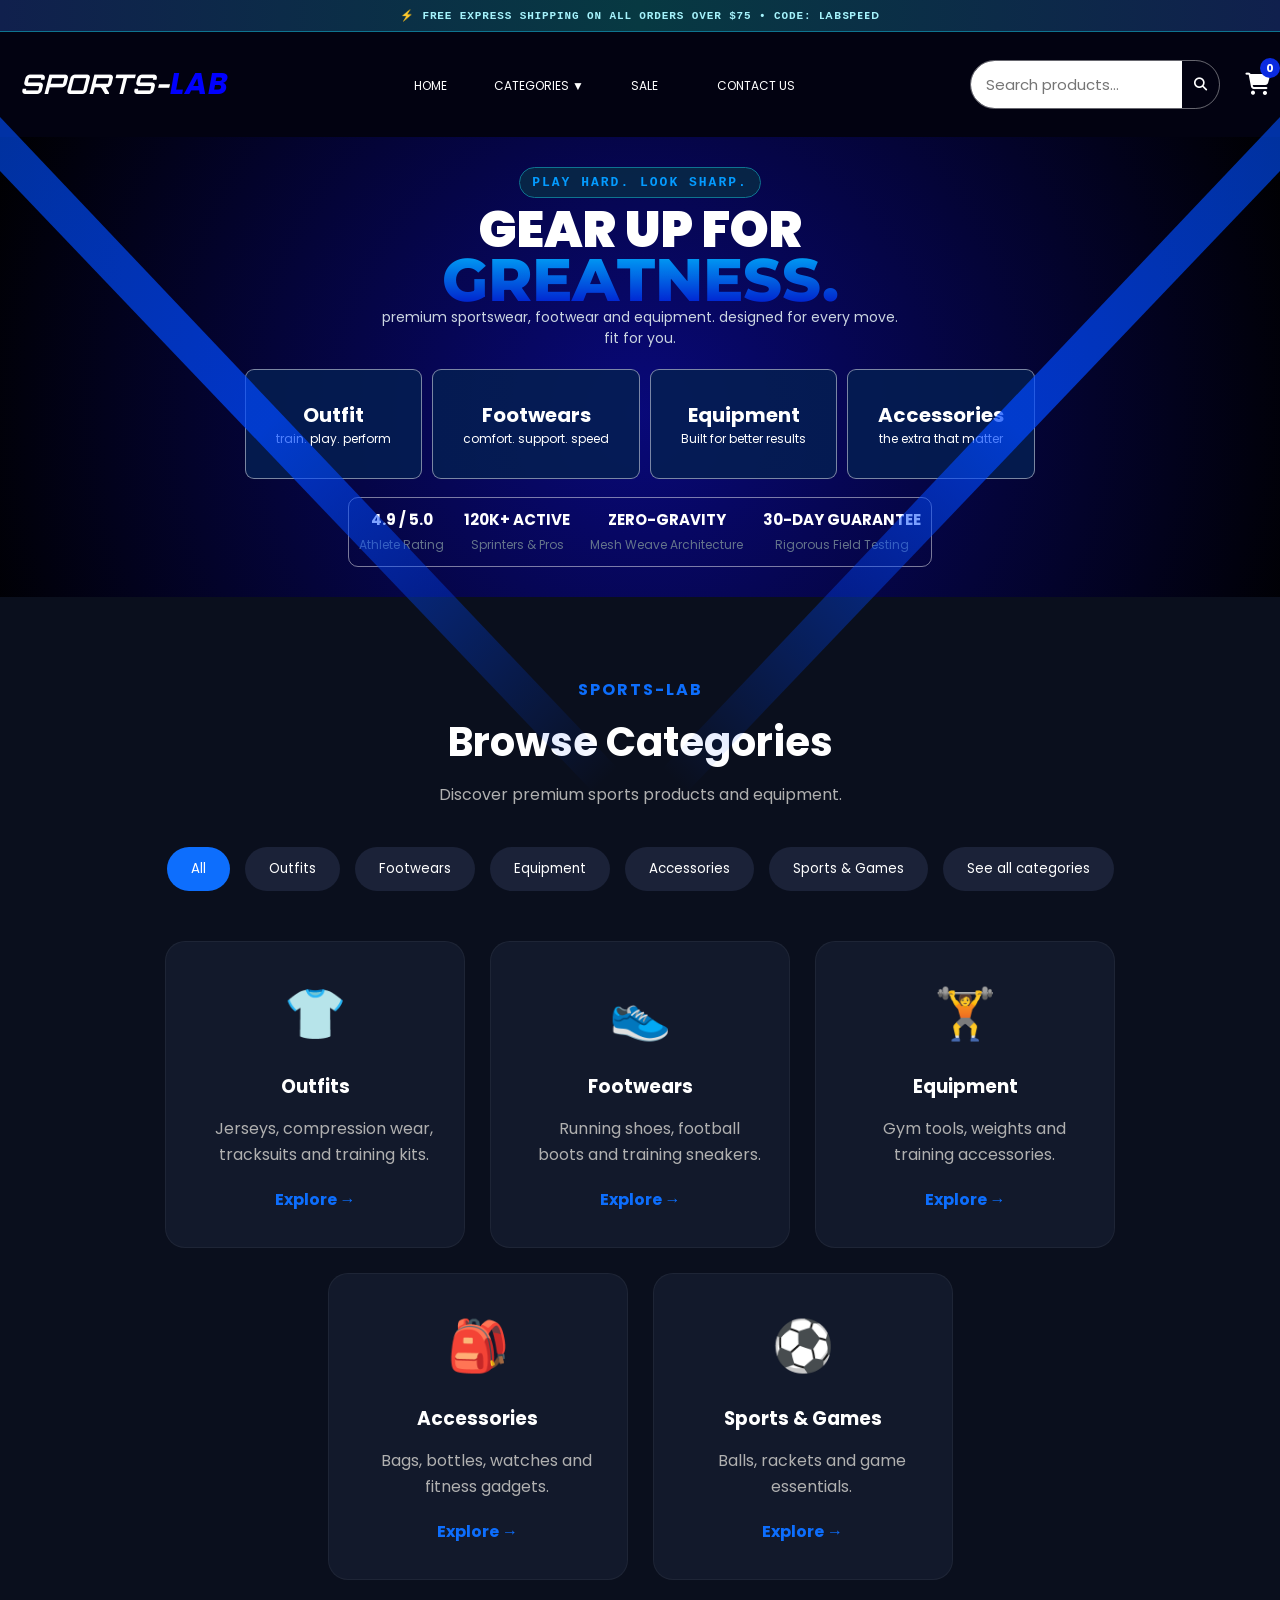
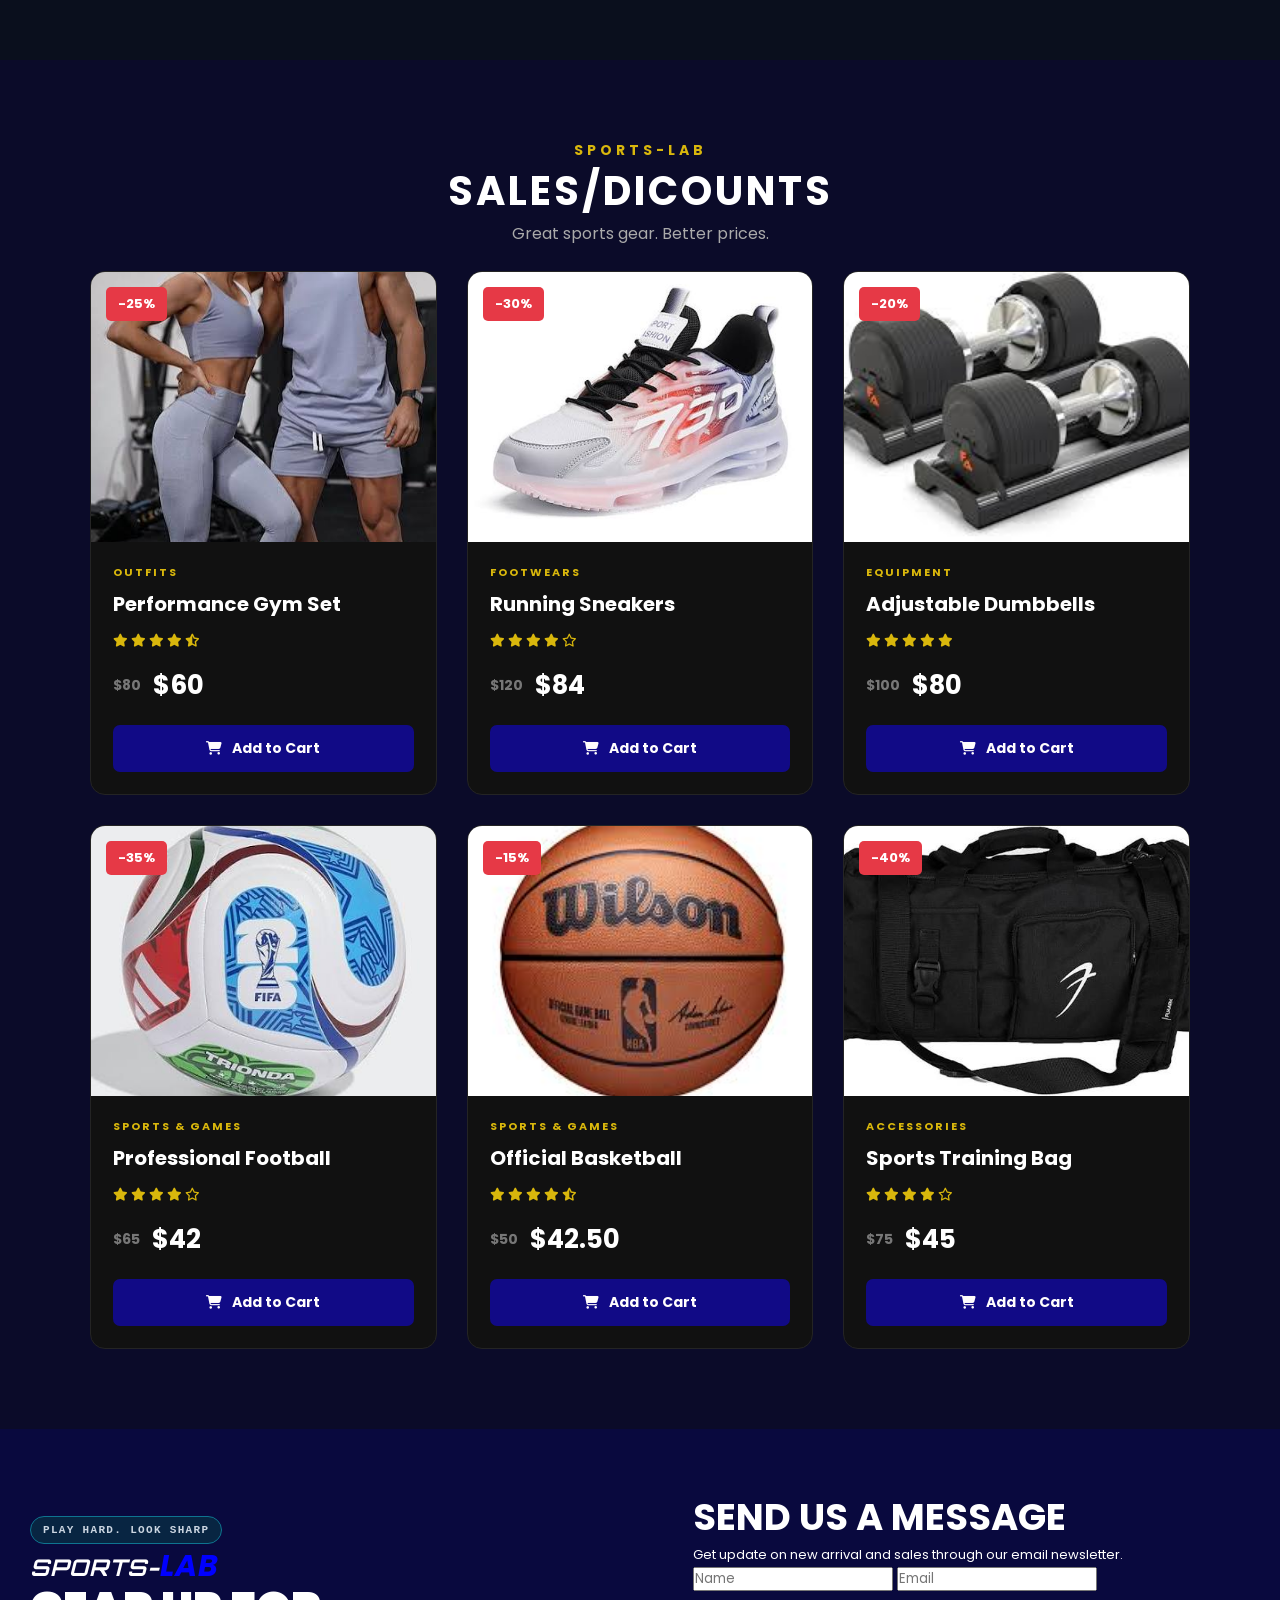
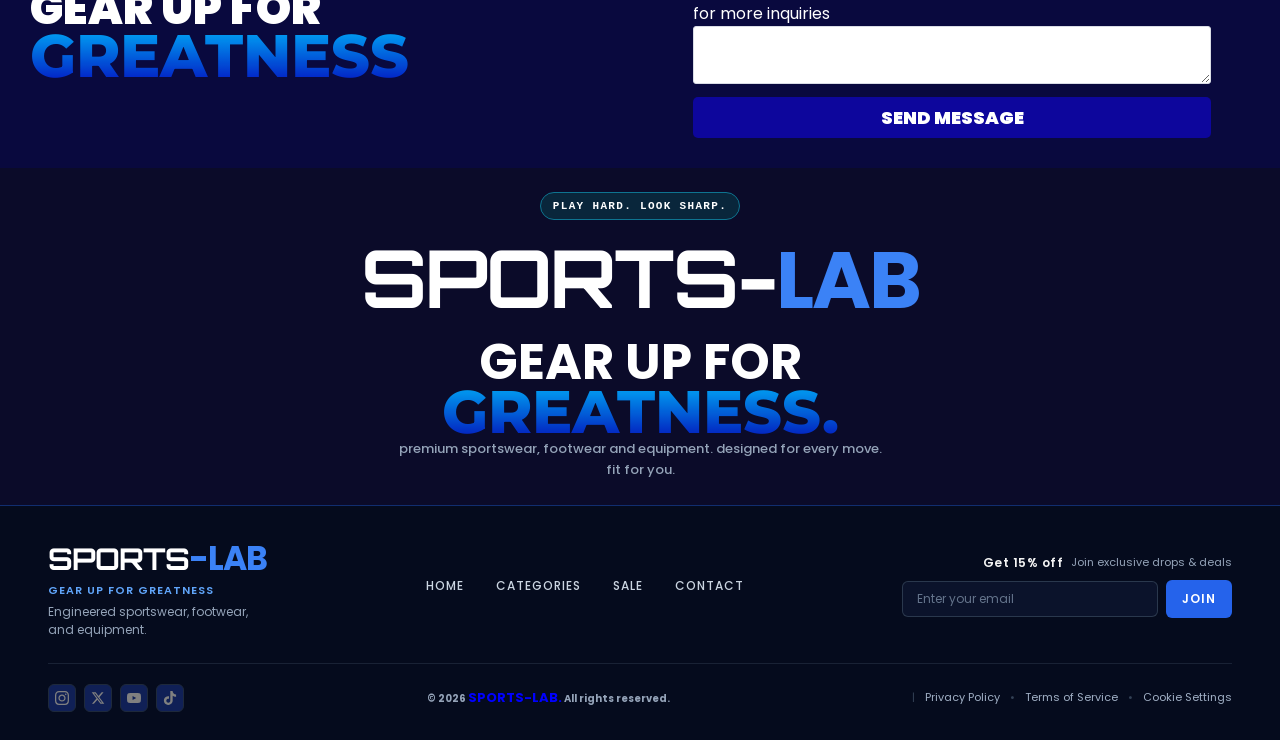
<file: frontend/index.html>
<!DOCTYPE html>
<html lang="en">
<head>
    <meta charset="UTF-8">
    <meta name="viewport" content="width=device-width, initial-scale=1.0">
    <title>SPORTS-LAB</title>
    <link rel="stylesheet" href="style.css">
    <!-- FONT AWESOME -->
     <link rel="stylesheet" href="https://cdnjs.cloudflare.com/ajax/libs/font-awesome/6.5.2/css/all.min.css">
    <link rel="preconnect" href="https://fonts.googleapis.com"> <link rel="preconnect" href="https://fonts.gstatic.com" crossorigin> 
    <link href="https://fonts.googleapis.com/css2?family=Chivo:ital,wght@0,300;0,400;0,700;0,900;1,900&family=Montserrat:wght@400;500;600;700;800&display=swap" rel="stylesheet">
     <!-- FONT -->
    <link rel="preconnect" href="https://fonts.googleapis.com">
<link rel="preconnect" href="https://fonts.gstatic.com" crossorigin>
<link href="https://fonts.googleapis.com/css2?family=Anton&family=Archivo+Black&family=Bebas+Neue&family=Bodoni+Moda:ital,opsz,wght@0,6..96,400..900;1,6..96,400..900&family=League+Spartan:wght@100..900&family=Michroma&family=Montserrat:ital,wght@0,100..900;1,100..900&family=Orbitron:wght@900&family=Poppins:ital,wght@0,100;0,200;0,300;0,400;0,500;0,600;0,700;0,800;0,900;1,100;1,200;1,300;1,400;1,500;1,600;1,700;1,800;1,900&display=swap" rel="stylesheet">
</head>
<body>
    <div class="announcement">
        ⚡ FREE EXPRESS SHIPPING ON ALL ORDERS OVER $75 • CODE: <span class="font-mono font-bold text-white tracking-widest bg-cyan-950/80 px-2 py-0.5 rounded border border-cyan-500/40">LABSPEED</span>
    </div>
<!-- NAV-BAR -->
 <header class="nav-bar">
    <h2>SPORTS-<span class="sp">LAB</span> </h2>
        <nav class="bar" id="bar1">
        <ul>
            <li class="nav-link"><a href="#home">HOME</a> </li>
            <li class="category-dropdown">
                <a href="#categories">
                    CATEGORIES <span class="arrow">▼</span>
                </a>
                <div class="mega-menu">
                    <div class="mega-menu-content">
                    <div class="mega-column">
                        <h3>OUTFIT</h3>
                        <a href="#outfit">yoga wear</a>
                        <a href="#outfit">gym wear</a>
                        <a href="#outfit">jerseys</a>
                        <a href="#outfit">compression hose</a>
                        <a href="#" class="meg">Explore Outfit →</a>
                    </div>
                    <div class="mega-column">
                        <h3>FOOTWEAR</h3>
                        <a href="#footwear">Vortex-X Track Racers</a>
                        <a href="#footwear">football boots</a>
                        <a href="#footwear">sneakers</a>
                        <a href="#footwear">Carbon Propulsion Inserts</a>
                       <a href="#" class="meg">Explore Footwear→</a>
                    </div>
                    <div class="mega-column">
                        <h3>EQUIPMENT</h3>
                        <a href="#equipment">Smart Weights & Load Cells</a>
                        <a href="#equipment">Kinetic Resistance Rigs</a>
                        <a href="#equipment">Biometric Straps</a>
                        <a href="#equipment">HydroFlow Smart Bottles</a>
                        <a href="#" class="meg">Explore Equipment→</a>
                    </div>
                    <div class="mega-column">
                        <h3>ACCESSORIES</h3>
                        <a href="#accessories">Training Gloves</a>
                        <a href="#accessories">Performance Bags</a>
                        <a href="#accessories">Sports Watches</a>
                        <a href="#accessories">Recovery Gear</a>
                        <a href="#" class="meg">Explore Accessories→</a>
                    </div>
                     <div class="mega-column">
                        <h3>SPORT/GAMES</h3>
                        <a href="#accessories">Snooker board</a>
                        <a href="#accessories">Table tennis</a>
                        <a href="#accessories">Football</a>
                        <a href="#accessories">Volleyball</a>
                        <a href="#" class="meg">Explore sports/games →</a>>
                    </div>
                </div>
            </li>
            <li class="nav-link"><a href="#sale">SALE</a></li>
            <li class="nav-link"><a href="#contactus">CONTACT US</a></li>
        </ul>
    </nav>
    <div class="side">
        <div class="input-wrapper">
            <input 
                type="search" 
                placeholder="Search products..." 
                class="search-field"
            >
            <button class="search-submit" aria-label="Search">
                <i class="fa-solid fa-magnifying-glass"></i>
            </button>
        </div>
        <div class="cart-container">
            <button id="cartBtn" aria-label="Shopping cart">
                <i class="fa-solid fa-cart-shopping"></i>
                <span id="cartcount">0</span>
            </button>
        </div>
    </div>
    <div class="menu-toggle" id="menuToggle">
            <i class="fa-solid fa-bars"></i>
    </div>
</header>
    <nav class="bar" id="bar2">
        <ul>
            <li><a href="#home">HOME</a> </li>
            <li class="category-dropdown">
                <a href="#categories">
                    CATEGORIES <span class="arrow">▼</span>
                </a>
                <ul class="dropdown">
                    <li><a href="#outfits">Outfits</a></li>
                    <li><a href="#footwears">Footwears</a></li>
                    <li><a href="#equipment">Equipment</a></li>
                    <li><a href="#accessories">Accessories</a></li>
                    <li><a href="#sports-games">Sports/Games</a></li>
                </ul>
            </li>
            <li><a href="#sale">SALE</a></li>
            <li><a href="#contactus">CONTACT US</a></li>
    </ul>
    </nav>
<!-- HOME -->
 <section class="hero-page" id="#home"> 
    <!-- <div class="blue-streak"></div>
    <div class="blue-streaks"></div> -->
    <div class="neon-beam-left"></div><div class="neon-beam-right"></div>
    <div class="hero-content">
        <h4 class="eyebrow">PLAY HARD. LOOK SHARP.</h4>
        <h1>GEAR UP FOR <br> <span class="gr"> GREATNESS.</span></h1>
        <P>premium sportswear, footwear and equipment. designed for every move. <br> fit for you.</P>
    </div>
    <div class="hero-grid">
        <div class="cards">
            <i data-lucide="shirt"></i>
            <h2>Outfit</h2>
            <p>train. play. perform</p>
        </div>
        <div class="cards">
            <i data-lucide="footprints"></i>
            <h2>Footwears</h2>
            <p>comfort. support. speed</p>
        </div>
        <div class="cards">
            <i data-lucide="dumbbell"></i>
            <h2>Equipment</h2>
            <p>Built for better results</p>
        </div>
        <div class="cards">
            <i data-lucide="activity"></i>
            <h2>Accessories</h2>
            <p>the extra that matter</p>
        </div>
    </div>
	<div class="trust-grid">
        <div>
            <b>4.9 / 5.0</b>
            <small>Athlete Rating</small>
        </div>
        <div>
            <b>120K+ ACTIVE</b>
            <small>Sprinters & Pros</small>
        </div>
        <div>
            <b>ZERO-GRAVITY</b>
            <small>Mesh Weave Architecture</small>
        </div>
        <div>
            <b>30-DAY GUARANTEE</b>
            <small>Rigorous Field Testing</small>
        </div>
    </div>
 </section>

<section class="categories-section" id="categories">
    <div class="section-header">
        <h4>SPORTS-LAB</h4>
        <h2>Browse Categories</h2>
        <p>Discover premium sports products and equipment.</p>
    </div>
    <div class="filter-buttons">
        <button class="filter-btn active" data-filter="all">All</button>
        <button class="filter-btn" data-filter="outfits">Outfits</button>
        <button class="filter-btn" data-filter="footwears">Footwears</button>
        <button class="filter-btn" data-filter="equipment">Equipment</button>
        <button class="filter-btn" data-filter="accessories">Accessories</button>
        <button class="filter-btn" data-filter="games">Sports & Games</button>
        <a href="category.html"><button class="filter-btn" data-filter="games">See all categories</button></a>
    </div>
    <div class="category-grid">
        <div class="category-card" data-category="outfits">
            <div class="card-icon">👕</div>
            <h3>Outfits</h3>
            <p>Jerseys, compression wear, tracksuits and training kits.</p>
            <a href="#">Explore →</a>
        </div>
        <div class="category-card" data-category="footwears">
            <div class="card-icon">👟</div>
            <h3>Footwears</h3>
            <p>Running shoes, football boots and training sneakers.</p>
            <a href="#">Explore →</a>
        </div>
        <div class="category-card" data-category="equipment">
            <div class="card-icon">🏋️</div>
            <h3>Equipment</h3>
            <p>Gym tools, weights and training accessories.</p>
            <a href="#">Explore →</a>
        </div>
        <div class="category-card" data-category="accessories">
            <div class="card-icon">🎒</div>
            <h3>Accessories</h3>
            <p>Bags, bottles, watches and fitness gadgets.</p>
            <a href="#">Explore →</a>
        </div>
        <div class="category-card" data-category="games">
            <div class="card-icon">⚽</div>
            <h3>Sports & Games</h3>
            <p>Balls, rackets and game essentials.</p>
            <a href="#">Explore →</a>
        </div>
    </div>
</section>
<!-- SALE SECTION -->
<section class="sales-section" id="sale">
    <div class="sales-heading">
        <p>SPORTS-LAB</p>
        <h1>SALES/DICOUNTS</h1>
        <span>Great sports gear. Better prices.</span>
    </div>
    <div class="sale-products">
        <div class="sale-card">
            <div class="discount">
                -25%
            </div>
            <div class="product-image">
                <img src="images/gym set.img"alt="Gym outfit">
            </div>
            <div class="product-info">
                <h3>OUTFITS</h3>
                <h2>Performance Gym Set</h2>
                <div class="rating">
                    <i class="fa-solid fa-star"></i>
                    <i class="fa-solid fa-star"></i>
                    <i class="fa-solid fa-star"></i>
                    <i class="fa-solid fa-star"></i>
                    <i class="fa-solid fa-star-half-stroke"></i>
                </div>
                <div class="price">
                    <h5>$80</h5>
                    <h1>$60</h1>
                </div>
                <button>
                    <i class="fa-solid fa-cart-shopping"></i>
                    Add to Cart
                </button>
            </div>
        </div>
        <!-- PRODUCT 2 -->
        <div class="sale-card">
            <div class="discount">
                -30%
            </div>
            <div class="product-image">
               <img src="images/smeak.img"  alt="Sports shoes">
            </div>
            <div class="product-info">
                <h3>FOOTWEARS</h3>
                <h2>Running Sneakers</h2>
                <div class="rating">
                    <i class="fa-solid fa-star"></i>
                    <i class="fa-solid fa-star"></i>
                    <i class="fa-solid fa-star"></i>
                    <i class="fa-solid fa-star"></i>
                    <i class="fa-regular fa-star"></i>
                </div>
                <div class="price">
                    <h5>$120</h5>
                    <h1>$84</h1>
                </div>
                <button>
                    <i class="fa-solid fa-cart-shopping"></i>
                    Add to Cart
                </button>
            </div>
        </div>
        <!-- PRODUCT 3 -->
        <div class="sale-card">
            <div class="discount">
                -20%
            </div>
            <div class="product-image">
               <img src="images/dumbells.img" alt="Dumbbells">
            </div>
            <div class="product-info">
                <h3>EQUIPMENT</h3>
                <h2>Adjustable Dumbbells</h2>
                <div class="rating">
                    <i class="fa-solid fa-star"></i>
                    <i class="fa-solid fa-star"></i>
                    <i class="fa-solid fa-star"></i>
                    <i class="fa-solid fa-star"></i>
                    <i class="fa-solid fa-star"></i>
                </div>
                <div class="price">
                    <h5>$100</h5>
                    <h1>$80</h1>
                </div>
                <button>
                    <i class="fa-solid fa-cart-shopping"></i>
                    Add to Cart
                </button>
            </div>
        </div>
        <!-- PRODUCT 4 -->
        <div class="sale-card">
            <div class="discount">
                -35%
            </div>
            <div class="product-image"> 
                <img src="images/football.img" alt="Football">
            </div>
            <div class="product-info">
                <h3>SPORTS & GAMES</h3>
                <h2>Professional Football</h2>
                <div class="rating">
                    <i class="fa-solid fa-star"></i>
                    <i class="fa-solid fa-star"></i>
                    <i class="fa-solid fa-star"></i>
                    <i class="fa-solid fa-star"></i>
                    <i class="fa-regular fa-star"></i>
                </div>
                <div class="price">
                    <h5>$65</h5>
                    <h1>$42</h1>
                </div>
                <button>
                    <i class="fa-solid fa-cart-shopping"></i>
                    Add to Cart
                </button>
            </div>
        </div>
        <!-- PRODUCT 5 -->
        <div class="sale-card">
            <div class="discount">
                -15%
            </div>
            <div class="product-image">
                <img src="images/basketball.img" alt="basketball">
            </div>
            <div class="product-info">
                <h3>SPORTS & GAMES</h3>
                <h2>Official Basketball</h2>
                <div class="rating">
                    <i class="fa-solid fa-star"></i>
                    <i class="fa-solid fa-star"></i>
                    <i class="fa-solid fa-star"></i>
                    <i class="fa-solid fa-star"></i>
                    <i class="fa-solid fa-star-half-stroke"></i>
                </div>
                <div class="price">
                    <h5>$50</h5>
                    <h1>$42.50</h1>
                </div>
                <button>
                    <i class="fa-solid fa-cart-shopping"></i>
                    Add to Cart
                </button>
            </div>
        </div>
        <!-- PRODUCT 6 -->
        <div class="sale-card">
            <div class="discount">
                -40%
            </div>
            <div class="product-image">
                <img src="images/training bag.img" alt="Sports accessories">
            </div>
            <div class="product-info">
                <h3>ACCESSORIES</h3>
                <h2>Sports Training Bag</h2>
                <div class="rating">
                    <i class="fa-solid fa-star"></i>
                    <i class="fa-solid fa-star"></i>
                    <i class="fa-solid fa-star"></i>
                    <i class="fa-solid fa-star"></i>
                    <i class="fa-regular fa-star"></i>
                </div>
                <div class="price">
                    <h5>$75</h5>
                    <h1>$45</h1>
                </div>
                <button>
                    <i class="fa-solid fa-cart-shopping"></i>
                    Add to Cart
                </button>
            </div>
        </div>
    </div>
</section>
<section class="contact" id="contactus">
    <div class="right">
        <p>PLAY HARD. LOOK SHARP</p>
        <h2>SPORTS-<span class="sp">LAB</span></h2>
        <h1>GEAR UP FOR <span class="gr">GREATNESS</span></h1>
    </div>
    <div class="left">
        <h2>SEND US A MESSAGE</h2>
        <p>Get update on new arrival and sales through our email newsletter.</p>
        <div>
            <input type="text" placeholder="Name">
            <input type="text" placeholder="Email">
        </div>
        <label>for more inquiries</label>
        <textarea></textarea>
        <button>SEND MESSAGE</button>
    </div>
</section>
<section class="page-content">
    <h4 class="eyebrows">PLAY HARD. LOOK SHARP.</h4>
        <h2 class="main-logo">
            SPORTS-<span>LAB</span>
        </h2>
        <h1>GEAR UP FOR <br> <span class="gr"> GREATNESS.</span></h1>
        <p class="intro-text">
            premium sportswear, footwear and equipment. designed for every move. <br> fit for you.
        </p>
</section>
<footer class="site-footer">
        <div class="footer-container">
            <div class="footer-top">
                <div class="brand-section">
                    <h2 class="footer-logo">SPORTS<span>-LAB</span></h2>
                    <p class="p">
                        Gear Up For Greatness
                    </p>
                    <p class="pp">
                        Engineered sportswear, footwear, and equipment.
                    </p>
                </div>
                <nav class="footer-nav" aria-label="Footer Navigation">
                    <a href="#">Home</a>
                    <a href="#">Categories</a>
                    <a href="#">Sale</a>
                    <a href="#">Contact</a>
                </nav>
                <div class="newsletter-section">
                    <div class="newsletter-heading">
                        <p class="discounts"> Get 15% off</p>
                        <p class="ps">
                            Join exclusive drops &amp; deals
                        </p>
                    </div>
                    <form
                        id="newsletterForm"
                        class="newsletter-form">
                        <input
                            type="email"
                            id="email"
                            placeholder="Enter your email"
                            aria-label="Email Address"
                            required>
                        <button type="submit">
                            Join
                        </button>
                    </form>
                </div>

            </div>
            <div class="footer-bottom">
                <div class="social-links">
                    <a href="#"class="social-btn"aria-label="Instagram">
                        <svg viewBox="0 0 24 24" aria-hidden="true">
                            <path d="M12 2.163c3.204 0 3.584.012 4.85.07 3.252.148 4.771 1.691 4.919 4.919.058 1.265.069 1.645.069 4.849 0 3.205-.012 3.584-.069 4.849-.149 3.225-1.664 4.771-4.919 4.919-1.266.058-1.644.07-4.85.07-3.204 0-3.584-.012-4.849-.07-3.26-.149-4.771-1.699-4.919-4.92-.058-1.265-.07-1.644-.07-4.849 0-3.204.013-3.583.07-4.849.149-3.227 1.664-4.771 4.919-4.919 1.266-.057 1.645-.069 4.849-.069zm0-2.163c-3.259 0-3.667.014-4.947.072-4.358.2-6.78 2.618-6.98 6.98-.059 1.281-.073 1.689-.073 4.948 0 3.259.014 3.668.072 4.948.2 4.358 2.618 6.78 6.98 6.98 1.281.058 1.689.072 4.948.072 3.259 0 3.668-.014 4.948-.072 4.354-.2 6.782-2.618 6.979-6.98.059-1.28.073-1.689.073-4.948 0-3.259-.014-3.667-.072-4.947-.196-4.354-2.617-6.78-6.979-6.98-1.281-.059-1.69-.073-4.949-.073zm0 5.838c-3.403 0-6.162 2.759-6.162 6.162s2.759 6.163 6.162 6.163 6.162-2.759 6.162-6.163c0-3.403-2.759-6.162-6.162-6.162zm0 10.162c-2.209 0-4-1.79-4-4 0-2.209 1.791-4 4-4s4 1.791 4 4c0 2.21-1.791 4-4 4zm6.406-11.845c-.796 0-1.441.645-1.441 1.44s.645 1.44 1.441 1.44c.795 0 1.439-.645 1.439-1.44s-.644-1.44-1.439-1.44z"/>
                        </svg>
                    </a>
                    <a href="#" class="social-btn"aria-label="X">
                        <svg viewBox="0 0 24 24"aria-hidden="true">
                            <path d="M18.244 2.25h3.308l-7.227 8.26 8.502 11.24H16.17l-5.214-6.817L4.99 21.75H1.68l7.73-8.835L1.254 2.25H8.08l4.713 6.231zm-1.161 17.52h1.833L7.084 4.126H5.117z"/>
                        </svg>
                    </a>
                    <a href="#"class="social-btn"aria-label="YouTube">
                        <svg viewBox="0 0 24 24" aria-hidden="true">
                            <path d="M23.498 6.186a3.016 3.016 0 0 0-2.122-2.136C19.505 3.545 12 3.545 12 3.545s-7.505 0-9.377.505A3.017 3.017 0 0 0 .502 6.186C0 8.07 0 12 0 12s0 3.93.502 5.814a3.016 3.016 0 0 0 2.122 2.136c1.871.505 9.376.505 9.376.505s7.505 0 9.377-.505a3.015 3.015 0 0 0 2.122-2.136C24 15.93 24 12 24 12s0-3.93-.502-5.814zM9.545 15.568V8.432L15.818 12l-6.273 3.568z"/>
                        </svg>
                    </a>
                    <a href="#" class="social-btn" aria-label="TikTok">
                        <svg viewBox="0 0 24 24" aria-hidden="true">
                            <path d="M12.525.02c1.31-.02 2.61-.01 3.91-.02.08 1.53.63 3.09 1.75 4.17 1.12 1.11 2.7 1.62 4.24 1.79v4.03c-1.44-.05-2.89-.35-4.2-.97-.57-.26-1.1-.59-1.62-1.01-.01 2.92.01 5.84-.02 8.75-.08 1.4-.54 2.79-1.35 3.94-1.31 1.92-3.58 3.17-5.91 3.21-1.43.08-2.86-.31-4.08-1.03-2.02-1.19-3.44-3.37-3.65-5.71-.02-.5-.03-1-.01-1.49.18-1.9 1.12-3.72 2.58-4.96 1.66-1.44 3.98-2.13 6.15-1.72.02 1.48-.04 2.96-.04 4.44-.99-.32-2.15-.23-3.02.37-.63.41-1.11 1.04-1.36 1.75-.21.51-.24 1.07-.14 1.61.24 1.64 1.82 3.02 3.5 2.87 1.12-.01 2.19-.66 2.77-1.61.19-.33.4-.67.41-1.06.1-1.79.06-3.57.07-5.36.01-4.03-.01-8.05.02-12.07z"/>
                        </svg>
                    </a>
                </div>
                <span class="copy">
                   <h5> © 2026 <span>
                    SPORTS-LAB.</span>
                    All rights reserved.</h5>
                </span>
                <div class="cds">
                    <span class="separator">|</span>
                    <a href="#">Privacy Policy</a>
                    <span class="separator">•</span>
                    <a href="#">Terms of Service</a>
                    <span class="separator">•</span>
                    <a href="#">Cookie Settings</a>
                </div>
            </div>
        </div>
    </footer>
</body>
</html>
</body>

<script src="script.js"></script>
</html>
</file>
<file: frontend/style.css>
* {
    margin: 0;
    padding: 0;
    box-sizing: border-box;
    font-family: "Poppins", serif;
}


body {
    background: #0b0b29;
    color: #ffffff;
    font-family: "Playfair", serif;
    overflow-x: hidden;
}

html {
    scroll-behavior: smooth;
}
.announcement{
    padding:7px 16px;
    text-align:center;
    background:linear-gradient(90deg,#10204d,#073942,#10204d);
    border-bottom:1px solid #0e7490;color:#a5f3fc;
    font:600 11px 'Courier New',monospace;
    letter-spacing:.08em
}
.announcement strong{
    color:#fff;
    border:1px solid #155e75;
    padding:3px 8px
}
/* NAV-BAR */
.nav-bar{
    background-color:#020211;
    display: flex;
    align-items: center;
    justify-content: space-between;
    padding: 20px 10px;
}
.nav-bar h2{
    font-family:'orbitron', sans-serif;
    font-size: 27px;
    font-weight:700;
    font-style: italic;
    letter-spacing: 1px;
    padding: 10px;
}
.sp{
    color: rgb(0, 0, 255);
    font-size: 30px;
}
.nav-link{              
    padding:9px 12px;
    color:#cbd5e1;
    background:none;
    border:0;
    cursor:pointer
}
.nav-link:hover,.nav-link.active{
    color:var(--cyan-light)
}
.nav-link svg{
    width:15px;
    height:15px
}
#bar2{
    display: none;
}
.nav-bar #bar1 > ul{
    display: flex;
    align-items: center;
    justify-content: space-between;
    list-style: none;
    gap: 35px;
}
.nav-bar ul li a{
    font-size: 12px;
    text-decoration: none;
    color: #ffffff;
    position: relative;
}
.nav-bar a::after {
    content: "";
    position: absolute;
    left: 0;
    bottom: 0;
    width: 0;
    height: 2px;
    background-color: #0b2be1;
    transition: width 0.9s ease;
}
.nav-bar a:hover {
    color: #0b2be1;
}
.nav-bar a:hover::after {
    width: 100%;
}
.category-dropdown {
    position: relative;
}
.category-dropdown .mega-menu {
    display: none;
    position: absolute;
    top: 100%;
    left: 100%;
    transform: translateX(-50%);
    width: 1100px;
    background: rgba(15, 20, 30, .98);
    border-bottom: 1px solid #155e75;
    box-shadow: 0 20px 50px #000c;
}
.category-dropdown:hover .mega-menu {
    display: block;
}
.mega-menu-content {
    display: flex;
    justify-content: space-between;
    gap: 50px;
    width: 100%;
    max-width: 1200px;
    padding: 30px 20px;
}
.mega-menu h3 {
    color: #ffffff;
    letter-spacing: .12em;
    margin: 0 0 14px;
}
.mega-menu a {
    display: block;
    color: #cbd5e1;
    font-size: 13px;
    text-decoration: none;
    margin: 10px 0;
}
.mega-menu a:hover {
    color: #0000ff;
}
.mega-column a:hover::after{
    width: 50%;
}

.meg {
    background: none;
    color: white;
    border: none;
    align-items: center;
    cursor: pointer;
    position: relative;
    top: 30px;
    transition: 0.6 ease;
}

.meg:hover {
    color: #0b2be1;
}
.side {
    display: flex;
    align-items: center;
    gap: 25px;
}
.input-wrapper {
    display: flex;
    align-items: center;
    border: 1px solid #dddddd76;
    border-radius: 25px;
    overflow: hidden;
    width: 250px;
}
.search-field {
    width: 100%;
    padding: 12px 15px;
    border: none;
    font-size: 15px;
}

.search-submit {
    width: 45px;
    height: 45px;
    border: none;
    background: none;
    cursor: pointer;
    color: #ffffff;
}
.cart-container {
    position: relative;
}
.cart-container i{
    color: #ffffff;
}
#cartBtn {
    border: none;
    background: none;
    cursor: pointer;
    font-size: 22px;
}

#cartcount {
    position: absolute;
    top: -10px;
    right: -10px;
    background: #0b2be1;
    color: white;
    width: 20px;
    height: 20px;
    border-radius: 50%;
    display: flex;
    align-items: center;
    justify-content: center;
    font-size: 11px;
    font-weight: bold;
}
.menu-toggle{
    display: none;
}

@media (max-width:950px) {
    .nav-bar h2{
        font-size: 25px;
    }
    .nav-bar .sp{
        font-size: 28px;
    }
    #bar1 a{
        font-size: 9px;
        gap: 1px;
    }
    .nav-bar #bar1 > ul{
        gap: 5px;
    }
    .input-wrapper{
        width: 150px;
    }
    .search-field {
        width: 70%;
        padding: 10px 10px;
        border: none;
        font-size: 10px;
    }
    .search-submit {
        width: 25px;
        height: 25px;
    }
}
@media (max-width:700px) {
    .nav-bar h2 {
        font-size: 24px;
    }
    .nav-bar .sp {
        font-size: 27px;
    }
    .menu-toggle {
        display: block;
        font-size: 25px;
        padding-left: 20px;
    }
    #bar1 {
        display: none;
    }
    #bar2 {
        background-color: #031161f5;
        width: 100%;
        max-width: 200px;
        position: fixed;
        display: block;
        height: 100%;
        margin-left: -200px;
        margin-top: -30px;
        transition: all ease-in-out 0.3s;
    }
    #bar2.active {
        position: fixed;
        margin-left: 0;
    }
    #bar2 .closen {
        display: block;
        width: 100%;
        font-weight: 800;
    }
    #bar2 > ul {
        list-style: none;
        padding: 10px;
        margin: 0;
        display: flex;
        flex-direction: column;
        height: auto;
    }
    #bar2 > ul > li {
        margin-left: 20px;
        margin-bottom: 20px;
        position: relative;
    }
    #bar2 ul li a {
        text-decoration: none;
        color: #ffffff;
    }
    #bar2 .category-dropdown {
        position: relative;
    }
    #bar2 .category-dropdown .dropdown {
        display: none;
        position: static;
        width: 100%;
        background-color: transparent;
        padding: 10px 0 0 15px;
        list-style: none;
    }
    #bar2 .category-dropdown:hover .dropdown {
        display: block;
    }
    #bar2 .category-dropdown .dropdown li {
        display: block;
        margin: 0 0 15px 0;
        width: 100%;
    }
    #bar2 .category-dropdown .dropdown li a {
        display: block;
        padding: 5px 0;
        color: white;
    }
    #bar2 .category-dropdown .arrow {
        font-size: 9px;
        margin-left: 5px;
    }
    .side {
        display: flex;
        align-items: right;
        gap: 25px;
    }
    .input-wrapper {
        width: 180px;
        align-items: center;
    }
    .search-field {
        width: 70%;
        padding: 7px 10px;
        border: none;
        font-size: 10px;
    }
    .search-submit {
        width: 30px;
        height: 30px;
    }
}
@media (max-width:500px) {
    .nav-bar h2{
        font-size: 18px;
    }
    .nav-bar .sp{
        font-size: 22px;
    }
    .input-wrapper {
        width: 30px;
        border: none;
        overflow: visible;
        position: relative;
    }
    .search-field {
        display: none;
    }

    .search-submit {
        width: 30px;
        height: 30px;
        display: flex;
        align-items: center;
        justify-content: center;
    }
    .input-wrapper.active {
        width: 40px;
        justify-content: center;
    }
    .input-wrapper.active .search-field {
        display: block;
        position: absolute;
        top: 30px;
        right: 0;
        width: 200px;
        padding: 5px 5px;
        font-size: 10px;
        background: white;
        border: 1px solid #ddd;
        border-radius: 20px;
        justify-content: center;
    }
}
/* HERO-PAGE */
.hero-page{
    background: radial-gradient(circle at 50% 60%, rgba(7, 7, 171, 0.614),rgb(0, 0, 0)), transparent 35%;
    padding:30px 1px;
    align-items: center;
    display: flex;
    flex-direction: column;
    border-bottom:1px solid var(--line);
}
/* .blue-streak{
    position: absolute;
    width: 540px;
    height: 4px;
    background: blue;
    right: -80px;
    top: 290px;
    transform: rotate(-45deg);
    box-shadow: 0 0 10px #0066ff, 0 0 30px #0066ff, 0 0 70px rgba(0, 102, 255, 0.7);
    opacity: 0.8;
    overflow: hidden;
}
.blue-streaks{
    position: absolute;
    width: 540px;
    height: 4px;
    background: blue;
    left: -100px;
    top: 290px;
    transform: rotate(45deg);
    box-shadow: 0 0 10px #0066ff, 0 0 30px #0066ff, 0 0 70px rgba(0, 102, 255, 0.7);
    opacity: 0.8;
    overflow: hidden;
} */
.neon-beam-left{
    left:0;
    background:linear-gradient(135deg,#0051ffaa,#0048ffcc,transparent 90%);
    clip-path:polygon(0 13%,100% 88%,98% 92%,0 19%);
}
.neon-beam-right{
    right:0;
    background:linear-gradient(-135deg,#0051ffaa,#0048ffcc,transparent 90%);
    clip-path:polygon(100% 13%,0 88%,2% 92%,100% 19%)
}
.neon-beam-left,
.neon-beam-right{
    position:absolute;
    top:0;
    width:50%;
    height:100%;
    filter:drop-shadow(0 0 16px var(--cyan));
    opacity:.9;
}
.hero-content{
    text-align: center;
}
.hero-content h4{
    letter-spacing: 2px;
    margin-bottom: 10px;
    color: #049bff;
    font-size: 13px;
}
.hero-content h1{
    margin:0;
    font-size: 50px;
    font-weight:900;
    line-height:.9;
}
.gr{
    font-family: 'montserrat';
    font-weight: 900;
    letter-spacing: px;
    background: linear-gradient(#00bfff, #0000ffa5);
    background-clip: text;
    -webkit-text-fill-color: transparent;
    font-size:clamp(48px,8vw,80px);
    text-align: center;
}
.hero-content p{
    max-width:600px;
    color:#cbd5e1;
    font-size:14px;
}
.eyebrow{
    display:inline-block;
    margin-bottom:22px;
    padding:7px 12px;
    border:1px solid #0e7490;
    border-radius:99px;
    background:#083344aa;
    color:var(--cyan-light);
    font:700 11px 'Courier New',monospace;
    letter-spacing:.12em;
}

.hero-grid{
    display: flex;
    flex-wrap: wrap;
    width: 100%;
    margin-top: 20px;
    gap: 10px;
    justify-content: center;
    margin-bottom:18px;
}
.cards{
    border:1px solid rgba(255, 255, 255, 0.47);
    background:#051f52d9;
}
.cards{
    display:flex;
    flex-direction:column;
    align-items:center;
    justify-content:center;
    padding:30px;
    border-radius:9px;
    transition:.25s;
}
.cards h2{
    font-size: 20px;
}
.cards p{
    margin: 0;
    font-size: 12px;
}
.cards:hover{
    border-color:#042aff;
    box-shadow:0 0 24px #06b5d4be;
    transform:translateY(-3px);
}
.cards svg{
    width:26px;
    height:26px;
    margin-bottom:12px;
    color:var(--cyan-light);
}
.trust-grid{
    display:flex;
    flex-wrap: wrap;
    justify-content: center;
    align-items:center;
    gap:20px;
    text-align:center;
    border:1px solid rgba(255, 255, 255, 0.47);
    border-radius: 10px;
    padding: 10px;
}
.trust-grid b{
    display:block;
    font-size:15px;
}
.trust-grid small{
    margin-top:3px;
    color:#64748b;
    font-size:12px;
}
@media (max-width:900px) {
    .hero-grid{
        display: flex;
        flex-wrap: wrap;
        width: 60%;
        gap: 10px;
        justify-content: center;
        margin-bottom:18px;
    }
}
@media (max-width:700px) {
    .hero-content{
        padding: 0 6px;
    }
    .hero-content h4{
        font-size: 12px;
    }
    .hero-content h1{
        font-size: 40px;
    }
    .gr{
        font-size: 60px;
    }
    .hero-content p{
        font-size: 12px;
        line-height: 1.2;
    }
    .hero-grid{
        display: flex;
        flex-wrap: wrap;
        width: 65%;
        gap: 10px;
        justify-content: center;
        margin-bottom:18px;
    }
    .cards{
        width: 150px;
    }
    .cards h2{
        font-size: 16px;
    }
    .cards p{
        font-size: 9px;
    }
}
@media (max-width:500px) {
    .neon-beam-left,
    .neon-beam-right{
        display: none;
    }
    .hero-grid{
        display: flex;
        flex-wrap: wrap;
        width: 65%;
        gap: 10px;
        justify-content: center;
        margin-bottom:18px;
    }
    .hero-content h4{
        font-size: 8px;
    }
    .hero-content h1{
        font-size: 20px;
    }
    .gr{
        font-size: 30px;
    }
    .hero-content p{
        font-size: 10px;
    }
}
/* SECTION */

.categories-section{
    background: #0a0f1d;
    padding: 80px 8%;
    color: white;
}

.section-header{
    text-align: center;
    margin-bottom: 40px;
}

.section-header h4{
    color: #0d6efd;
    letter-spacing: 2px;
    margin-bottom: 10px;
}

.section-header h2{
    font-size: 40px;
    margin-bottom: 10px;
}
.section-header p{
    color: #b0b0b0;
}
.filter-buttons{
    display: flex;
    justify-content: center;
    flex-wrap: wrap;
    gap: 15px;
    margin-bottom: 50px;
}
.filter-btn{
    padding: 12px 24px;
    border: none;
    border-radius: 30px;
    background: #1b2238;
    color: white;
    cursor: pointer;
    transition: 0.4s;
}
.filter-btn:hover,
.filter-btn.active{
    background: #0d6efd;
}
.category-grid{
    display: flex;
    flex-wrap: wrap;
    justify-content: center;
    width: 100%;
    gap: 25px;
}
.category-card{
    background: #12192b;
    padding: 35px 25px;
    border-radius: 20px;
    width: 300px;
    text-align: center;
    display: flex;
    flex-direction: column;
    align-items: center;
    justify-content: center;
    border: 1px solid rgba(255,255,255,0.05);
    transition: 0.4s;
}

.category-card:hover{
    transform: translateY(-12px);
    border-color: #0d6efd;
    box-shadow: 0 15px 40px rgba(13,110,253,0.25);
}

.card-icon{
    font-size: 50px;
    margin-bottom: 20px;
}

.category-card h3{
    margin-bottom: 15px;
}

.category-card p{
    color: #b0b0b0;
    margin-bottom: 20px;
    margin-left: 18px;
    line-height: 1.6;
}

.category-card a{
    color: #0d6efd;
    text-decoration: none;
    font-weight: bold;
}
@media(max-width:768px){

    .section-header h2{
        font-size: 30px;
    }

    .filter-buttons{
        width: 90%;
        justify-content: center;
        overflow-x: auto;
    }
}
/* SALES SECTION */
.sales-section {
    padding: 80px 7%;
}
.sales-heading {
    text-align: center;
    margin-bottom: 25px;
}
.sales-heading p {
    color: #d9b70c;
    font-size: 14px;
    font-weight: bold;
    letter-spacing: 4px;
}
.sales-heading h1 {
    font-size: 40px;
    letter-spacing: 3px;
}
.sales-heading span {
    color: #aaa;
    font-size: 16px;
}
.sale-products {
    display: grid;
    grid-template-columns: repeat(3, 1fr);
    gap: 30px;
}
.sale-card {
    position: relative;
    background: #111;
    border: 1px solid #242424;
    border-radius: 15px;
    overflow: hidden;
    transition: 0.4s ease;
}
.sale-card:hover {
    transform: translateY(-10px);
    border-color: #0158fb;
    box-shadow: 0 15px 35px rgba(4, 131, 221, 0.5);
}
.discount {
    position: absolute;
    top: 15px;
    left: 15px;
    background: #e63946;
    color: white;
    padding: 7px 12px;
    border-radius: 5px;
    font-size: 13px;
    font-weight: bold;
}
.product-image {
    width: 100%;
    height: 270px;
    overflow: hidden;
}
.product-image img {
    width: 100%;
    height: 100%;
    object-fit: cover;
    transition: 0.5s ease;
}
.sale-card:hover .product-image img {
    transform: scale(1.08);
}
.product-info {
    padding: 22px;
}

.product-info h3 {
    color: #d9b70c;
    font-size: 11px;
    letter-spacing: 2px;
}

.product-info h2 {
    font-size: 20px;
    margin: 8px 0 12px;
}
.rating {
    color: #d9b70c;
    font-size: 13px;
    margin-bottom: 15px;
}
.price {
    display: flex;
    align-items: center;
    gap: 12px;
    margin-bottom: 20px;
}
.price h5 {
    color: #777;
    font-size: 14px;
}
.price h1 {
    color: white;
    font-size: 26px;
}
.product-info button {
    width: 100%;
    padding: 13px;
    border: none;
    border-radius: 7px;
    background: #1304f185;
    color: #fffdfd;
    font-size: 14px;
    font-weight: bold;
    cursor: pointer;
    transition: 0.3s ease;
}

.product-info button:hover {
    background: rgb(0, 166, 255);
    box-shadow: 0 15px 35px rgba(4, 18, 221, 0.5);
}

.product-info button i {
    margin-right: 7px;
}
@media (max-width: 900px) {
    .sale-products {
        grid-template-columns: repeat(2, 1fr);
    }
}
@media (max-width: 600px) {
    .sales-section {
        padding: 60px 5%;
    }
    .sales-heading p{
        margin-left: 50px;
    }
    .sales-heading h1 {
        text-align: center;
        font-size: 27px;
    }
    .sale-products {
        grid-template-columns: 1fr;
    }
}
.contact{
    background-color: #09093e;
    display: flex;
    flex-wrap: wrap;
    justify-content: space-between;
    align-items: center;
    padding: 30px;
}
.right h2{
    font-family:'orbitron', sans-serif;
    font-size: 23px;
    font-weight:700;
    font-style: italic;
    letter-spacing: 1px;
}
.right h1{
    margin:0;
    font-size: 45px;
    font-weight:900;
    line-height:.9;
    width: 500px;
}
.gr{
    font-family: 'montserrat';
    font-weight: 800;
    font-size: 60px;
    background: linear-gradient(#00bfff, #0000ffa5);
    background-clip: text;
    -webkit-text-fill-color: transparent;
}
.right p{
    max-width:600px;
    color:#cbd5e1;
    font-size:14px;
}
.right p{
    display:inline-block;
    padding:7px 12px;
    border:1px solid #0e7490;
    border-radius:99px;
    background:#083344aa;
    font:700 11px 'Courier New',monospace;
    letter-spacing:.12em;

}
.left{
    display: inline;
    align-items: center;
    justify-content: center;
    margin-top: 30px;
}
.left h2{
    font-size: 37px;
}
.left p{
    font-size: 13px;
}
.left input{
    width: 200px;
    margin-bottom: 10px;
    color: rgb(0, 0, 0);
}
label{
    font-size: 16px;
    color: #ffffff;
}
textarea {
    width: 93%;
    box-sizing: border-box;
    border: 1px solid #d9dce5;
    border-radius: 3px;
    padding: 8px;
    font-size: 13px;
    outline: none;
    margin-bottom: 0px;
}
.left button{
    margin-top: 6px;
    padding: 7px;
    font-size: 18px;
    font-weight: 900;
    align-items: center;
    background-color: #1304f185;
    color: white;
    border: none;
    border-radius: 5px;
    width: 93%;
    transition: 0.4 ease;
}
.left button:hover{
    margin-top: -1px;
    background: rgb(0, 166, 255);
    box-shadow: 0 15px 35px rgba(4, 18, 221, 0.5);
}
@media (max-width:1000px) {
     .contact{
        display: flex;
        justify-content: center;
        align-items: center;
        text-align: center;
    }
    .left{
        margin-top: 9px;
    }
}
@media (max-width:900px){
    .contact{
        display: flex;
        justify-content: center;
        align-items: center;
        text-align: center;
    }
    .right p{
        text-align: center;
        margin-left: 50px;
    }
    .left{
        text-align: start;
        margin-left: 30px;
    }
    .left h2{
        font-size: 30px;
    } 
    .left h2, p{
        text-align: center;
        margin-right: 30px;
    }
}
@media (max-width:505px) {
    .right p{
        font-size: 8px;
    }
    .right h2{
        font-size: 20px;
        margin-bottom: 3px;
    }
    .sp{
        font-size: 22px;
    }
    .right h1{
        width: 250px;
        font-size: 32px;
    }
    .gr{
        font-size: 42px;
    }
    .left h2{
        font-size: 26px;
    }
    .left p{
        font-size: 10px;
    }
    .left input,textarea{
        width: 93%;
    }
}
@media (max-width:400px) {
    .left h2{
        font-size: 17px;
    }
}
/* FOOTER */
/* .footer{
    border-top:1px solid #0000ff;
    display: flex;
    justify-content: space-between;
    align-items: center;
    padding: 15px;
}
.footer span{
    color: #0000ff;
}
.footer h2{
    font-family: 'orbitron';
    font-size: 26px;
}
.footer .sp{
    font-size: 29px;
}
.link{
    list-style: none;
    display: flex;
    gap: 10px;
    margin-right: 10px;
}
.link li a {
    text-decoration: none;
    color: white;
}
.link li a:hover{
    color: #0000ff;
}
.footer p{
    font-size: 14px;
} */

 /* FOOTER */
.page-content {
    display: flex;
    flex-direction: column;
    align-items: center;
    justify-content: center;
    padding: 24px 16px;
    text-align: center;
}
.eyebrows{
    display:inline-block;
    padding:7px 12px;
    border:1px solid #0e7490;
    border-radius:99px;
    background:#083344aa;
    color:var(--cyan-light);
    font:700 11px 'Courier New',monospace;
    letter-spacing:.12em;
}
.main-logo {
    color: white;
    font-size: 80px;
    letter-spacing: -2px;
    font-family: orbitron;
}
.main-logo span {
    color: #3b82f6;
}
.page-content h1{
    font-size: 50px;
    line-height: 0.9;
}
.intro-text {
    color: #94a3b8;
    font-size: 13px;
    font-weight: 500;
    line-height: 1.6;
}
.site-footer {
        position: relative;
    display: block;
    width: 100%;
    z-index: 10;
    width: 100%;
    background-color: #050b1d;
    color: #cbd5e1;
    border-top: 1px solid rgba(37, 99, 235, 0.4);
}
.footer-container {
    width: 100%;
    max-width: 1440px;
    margin: 0 auto;
    padding: 28px 48px;
}
.footer-top {
    display: flex;
    align-items: center;
    justify-content: space-between;
    padding-bottom: 24px;
    border-bottom: 1px solid rgba(30, 41, 59, 0.8);
}
.footer-logo {
    color: white;
    text-decoration: none;
    font-size: 30px;
    font-family: orbitron;
    font-weight: 700;
    letter-spacing: -1px;
}
.footer-logo span {
    color: #3b82f6;
    font-size: 33px;
}
.p {
    color: #60a5fa;
    font-size: 11px;
    font-weight: 600;
    text-transform: uppercase;
    letter-spacing: 1px;
    margin-top: -2px;
}
.pp{
    color: #94a3b8;
    font-size: 12px;
    margin-top: 4px;
    max-width: 200px;
}
.footer-nav {
    display: flex;
    align-items: center;
    gap: 32px;
    font-size: 12px;
    font-weight: 500;
    text-transform: uppercase;
    letter-spacing: 1px;
}
.footer-nav a {
    color: #cbd5e1;
    text-decoration: none;
    transition:color 0.3s ease, transform 0.3s ease;
}
.footer-nav a:hover {
    color: #60a5fa;
    transform: translateY(-1px);
}
.newsletter-section {
    flex-shrink: 0;
}
.newsletter-heading {
    display: flex;
    justify-content: flex-end;
    gap: 8px;
    margin-bottom: 8px
}
.discounts {
    color: rgb(244, 244, 244);
    font-size: 12px;
    font-weight: 600;
    letter-spacing: .5px;
}
.ps{
    color: #94a3b8;
    font-size: 11px;
}
.newsletter-form {
    display: flex;
    align-items: center;
    gap: 8px;
}
.newsletter-form input {
    width: 256px;
    height: 36px;
    padding: 0 14px;
    background-color: #0b132b;
    color: white;
    border: 1px solid rgba(51, 65, 85, 0.8);
    border-radius: 6px;
    outline: none;
    font-size: 12px;
    transition:
        border-color 0.3s ease,
        box-shadow 0.3s ease;
}
.newsletter-form input::placeholder {
    color: #64748b;
}
.newsletter-form input:focus {
    border-color: #3b82f6;
    box-shadow: 0 0 0 1px #3b82f6;
}
.newsletter-form button {
    padding: 10px 16px;
    background-color: #2563eb;
    color: white;
    border: none;
    border-radius: 6px;
    font-size: 12px;
    font-weight: 600;
    text-transform: uppercase;
    letter-spacing: 1px;
    cursor: pointer;
    transition:
        background-color 0.3s ease,
        transform 0.2s ease;
}
.newsletter-form button:hover {
    margin-top: -10px;
    background: rgb(0, 166, 255);
    box-shadow: 0 15px 35px rgba(4, 18, 221, 0.5);
}


.newsletter-form button:active {
    transform: translateY(0);
}
.footer-bottom {
    padding-top: 20px;
    display: flex;
    align-items: center;
    justify-content: space-between;
    gap: 16px;
    color: #94a3b8;
    font-size: 12px;
}
.social-links {
    display: flex;
    align-items: center;
    gap: 8px;
}
.social-btn {
    width: 28px;
    height: 28px;
    border-radius: 6px;
    background-color: #102056;
    border: 1px solid #1e293b;
    color: #94a3b8;
    display: flex;
    align-items: center;
    justify-content: center;
    text-decoration: none;
    transition:
        color 0.3s ease,
        border-color 0.3s ease,
        background-color 0.3s ease,
        transform 0.2s ease;
}
.social-btn svg {
    width: 14px;
    height: 14px;
    fill: gray;
}
.social-btn:hover {
    fill: white;
    border-color: rgba(4, 91, 230, 0.927);
    background-color: #133286;
    transform: translateY(-2px);
}
.copy{
    display: flex;
    text-align: center;
}
.copy span{
    color: #0000ff;
    font-size: 13px;
}
.cds {
    display: flex;
    align-items: center;
    justify-content: center;
    gap: 10px;
    font-size: 11px;
    color: #94a3b8;
}
.cds h5 {
    color: #e2e8f0;
}
.cds a {
    color: #a0afc4;
    text-decoration: none;
    transition: color 0.3s ease;
}
.cds a:hover {
    color: #60a5fa;
}
.separator {
    color: #334155;
}
/* FIX FOOTER ON TABLET AND MOBILE */
.site-footer {

}
@media (max-width: 1100px) {
    .footer-top {
        flex-wrap: wrap;
    }
    .footer-nav {
        width: 100%;
        justify-content: center;
        padding-top: 10px;
    }
    .footer-bottom {
        flex-wrap: wrap;
        justify-content: center;
    }
}
@media (max-width: 800px) {
    .main-logo{
        font-size: 50px;
    }
    .page-content h1{
        font-size: 35px;
    }
    .gr{
        font-size: 42px;
    }
    .intro-text{
        width: 250px;
    }
    .footer-container {
        padding: 28px 25px;
        text-align: center;
    }
    .site-footer {
        display: block;
        position: relative;
        z-index: 10;
    }
    .footer-top {
        flex-direction: column;
        align-items: center;
        text-align: center;
    }
    .brand-section {
        text-align: center;
        align-items: center;
        justify-content: center;
        line-height: 1.1;
    }
    .p{
        margin-left: 30px;
    }
    .pp{
        margin-left: 30px;
    }
    .footer-nav {
        flex-wrap: wrap;
        gap: 18px;
        justify-content: center;
        margin-top: 20px;
    }
    .newsletter-section {
        width: 100%;
        margin-left: 0;
    }
    .newsletter-heading {
        justify-content: center;
        margin-top: 40px;
    }
    .newsletter-form {
        justify-content: center;
    }
    .footer-bottom {
        flex-direction: column;
        text-align: center;
        gap: 18px;
    }
    .cds {
        flex-wrap: wrap;
    }
}
@media (max-width: 500px) {
    .page-content{
        text-align: center;
    }
    .main-logo {
        font-size: 38px;
    }
    .page-content h1{
        font-size: 25px;
    }
    .gr{
        font-size: px;
    }
    .intro-text {
        font-size: 12px;
    }
    .footer-logo {
        font-size: 26px;
    }
    .p{
        text-align: center;
    }
    .footer-nav {
        gap: 10px;
        font-size: 10px;
        margin-top: 20px;
    }
    .newsletter-heading {
        flex-direction: column;
        align-items: center;
        margin-top: 30px;
    }
    .discounts{
        margin-bottom: -10px;
    }
    .newsletter-form {
        flex-direction: column;
        width: 100%;
    }
    .newsletter-form input {
        width: 100%;
    }
    .newsletter-form button {
        width: 100%;
    }
    .separator {
        display: none;
    }
}
</file>
